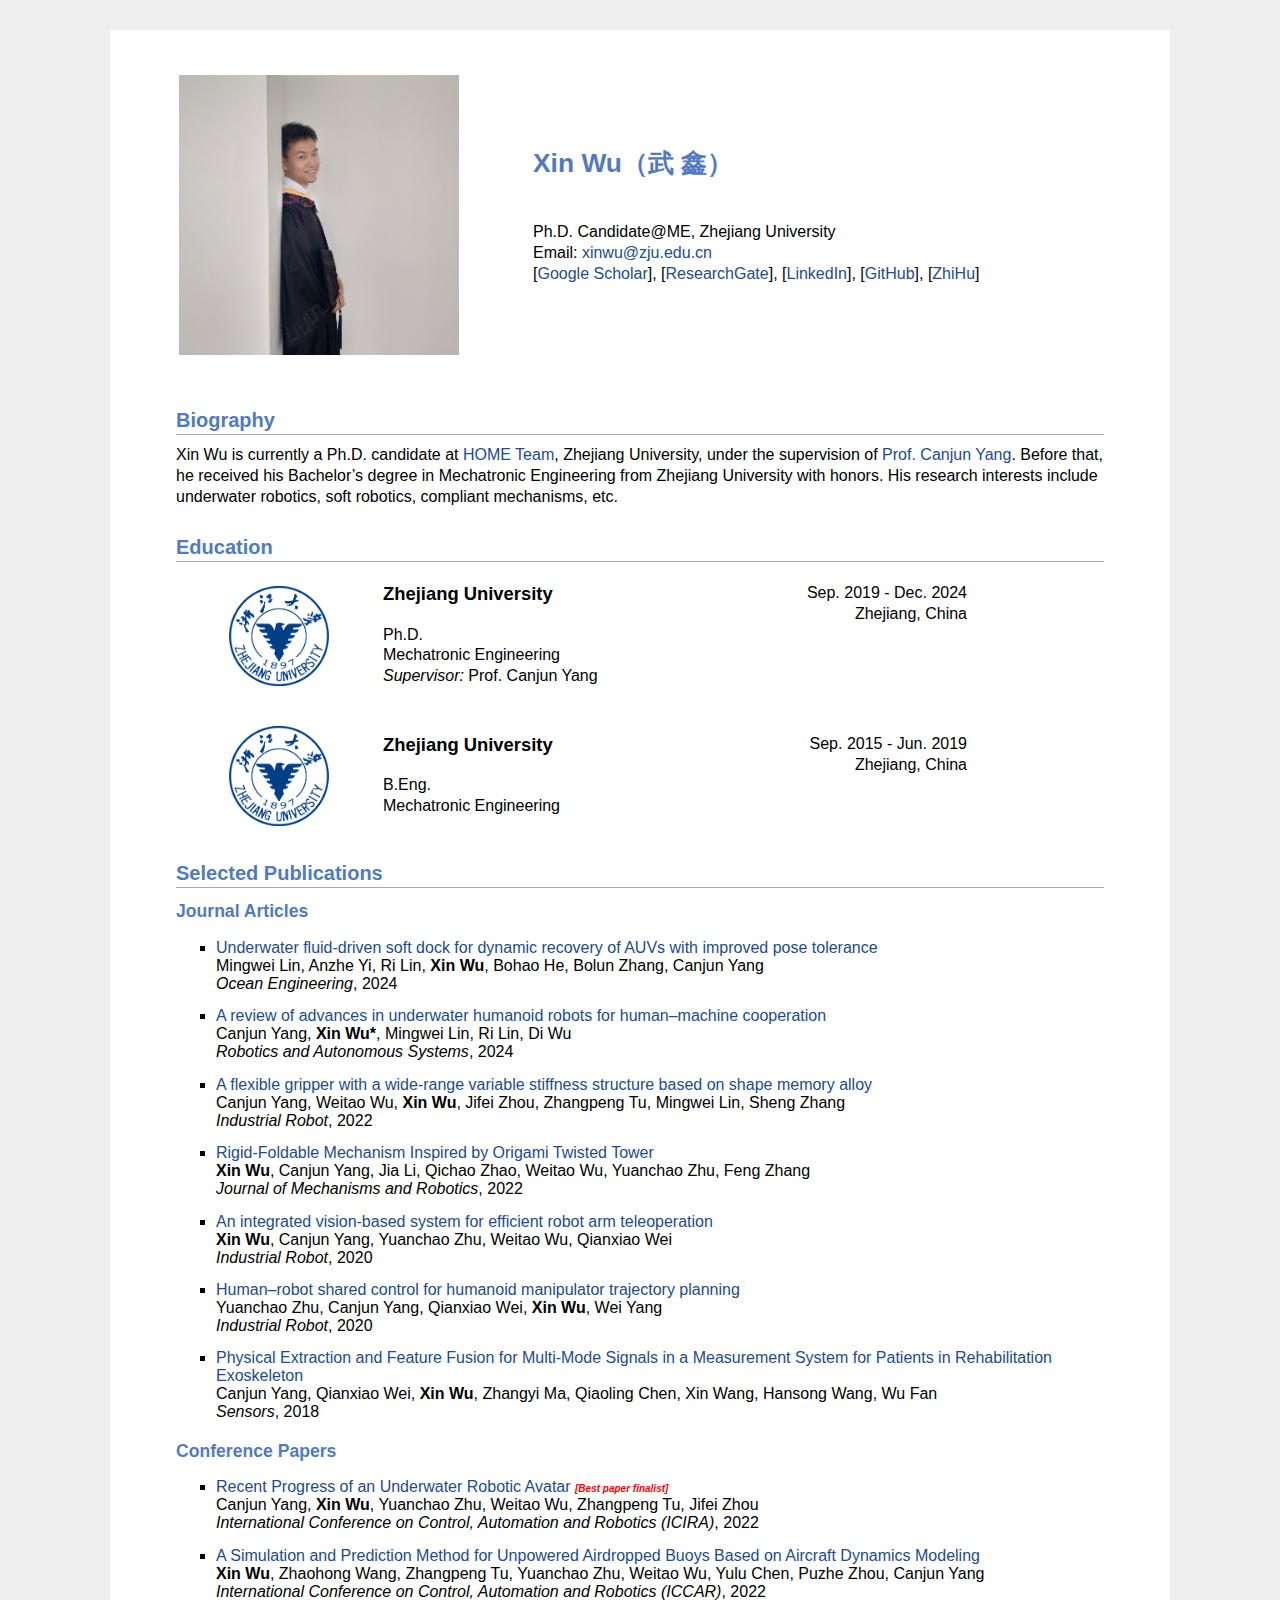
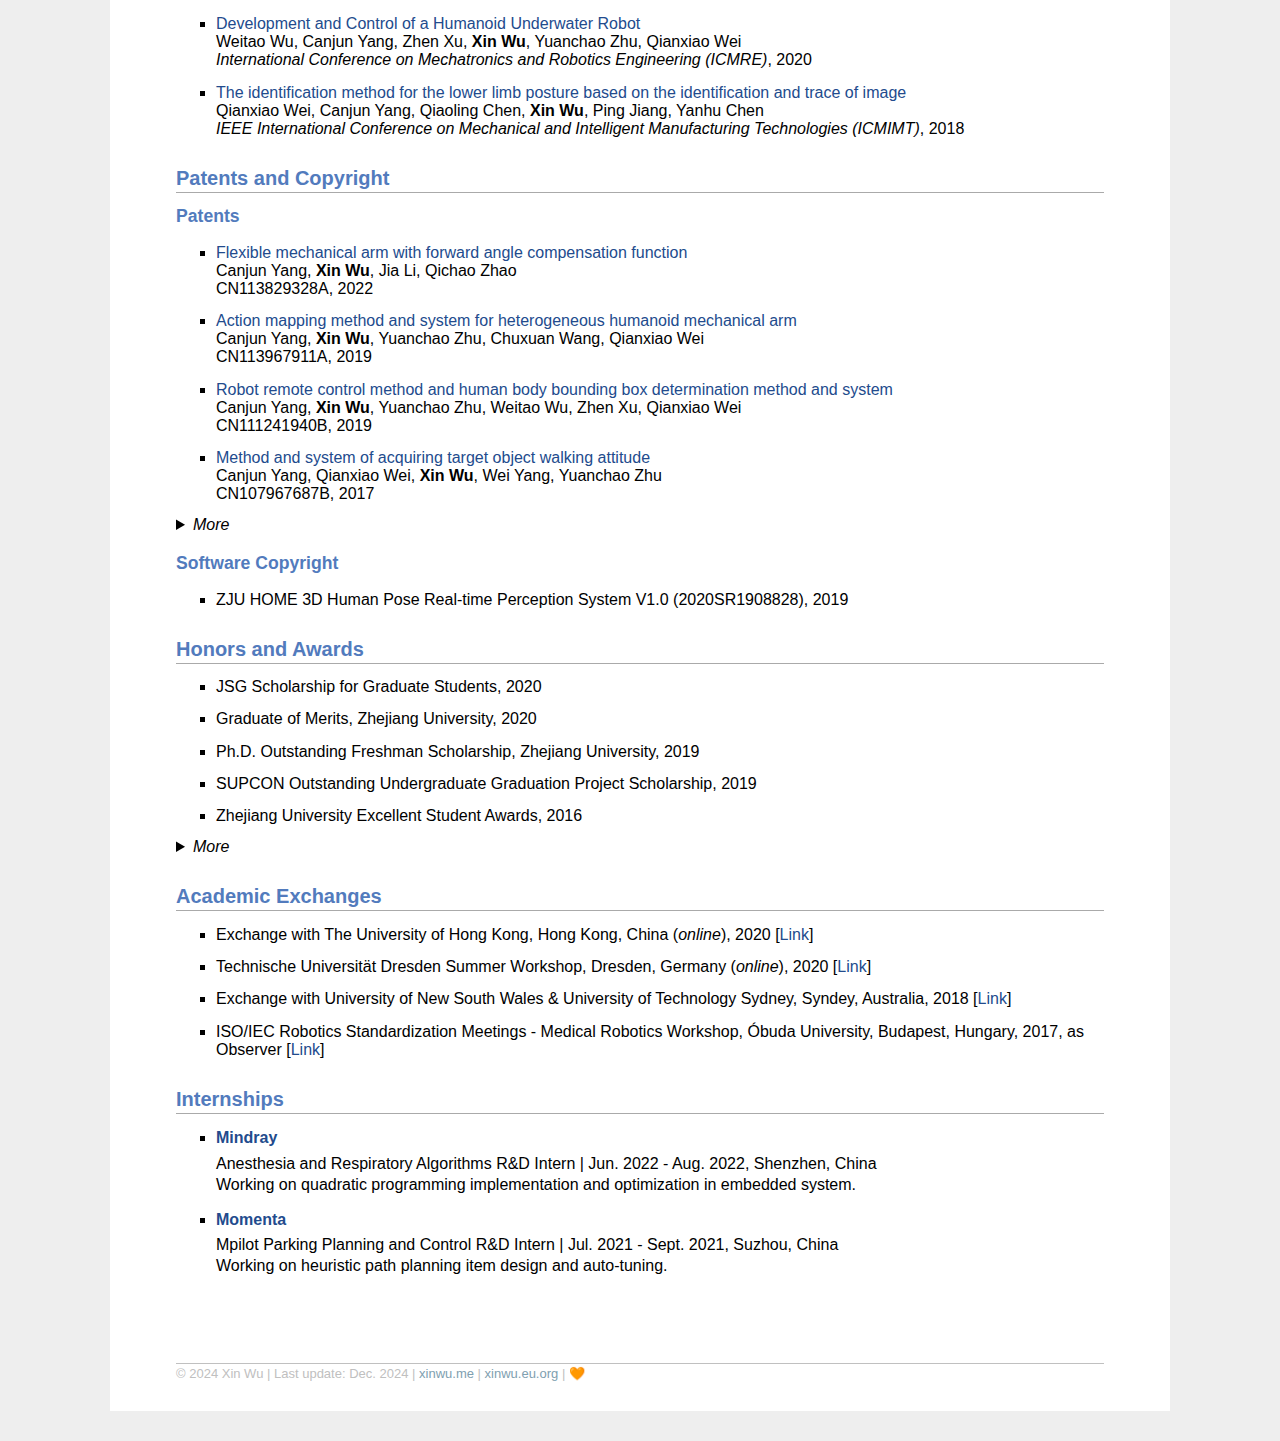
<file: index.html>
<!DOCTYPE html PUBLIC "-//W3C//DTD XHTML 1.1//EN" "http://www.w3.org/TR/xhtml11/DTD/xhtml11.dtd">
<html xmlns="http://www.w3.org/1999/xhtml" lang="en" xml:lang="en" slick-uniqueid="3">
<head>
<meta http-equiv="Content-Type" content="text/html; charset=UTF-8">
<meta name="keywords" content="Xin Wu, Wu Xin, Zhejiang University, Robotics, deep learning, computer vision"> 
<meta name="description" content="Xin Wu's home page">
<title>Xin Wu (武鑫)</title>
<link rel="stylesheet" href="jemdoc.css" type="text/css">
<link rel="icon" href="./pic/icon.ico">
<!-- Google tag (gtag.js) -->
<script async src="https://www.googletagmanager.com/gtag/js?id=G-EW92P2G6MB"></script>
<script>
  window.dataLayer = window.dataLayer || [];
  function gtag(){dataLayer.push(arguments);}
  gtag('js', new Date());
  gtag('config', 'G-EW92P2G6MB');
</script>
</head>


<!-- Website Main Body -->
<body>
<div id="layout-content" style="margin-top:2em">


<!-------------------------------------------------->
<table style="margin-bottom: 2em">
<tbody>
    <tr>
        <td width="350">
            <img src="./pic/me.jpg" alt="selfie" width="280">
        </td>
        <td>
            <div id="toptitle">
                <h1>Xin Wu（武  鑫）</h1>
            </div>

            <p>Ph.D. Candidate@ME, Zhejiang University<br>
               Email: <a href="mailto:xinwu@zju.edu.cn" target="_blank">xinwu@zju.edu.cn</a><br>
               [<a href="https://scholar.google.com/citations?user=s7NY8d0AAAAJ" target="_blank">Google Scholar</a>], 
               [<a href="https://www.researchgate.net/profile/Xin_Wu15" target="_blank">ResearchGate</a>], 
               [<a href="https://www.linkedin.com/in/%E9%91%AB-%E6%AD%A6-640400170/" target="_blank">LinkedIn</a>], 
               [<a href="https://github.com/XinArkh" target="_blank">GitHub</a>], 
               [<a href="https://www.zhihu.com/people/arkham" target="_blank">ZhiHu</a>]
            </p>
        </td>
    </tr>
</tbody>
</table>


<!-------------------------------------------------->
<h2>Biography</h2>
<p>
    Xin Wu is currently a Ph.D. candidate at <a href="http://www.jdzj.com/zncd/about.html" target="_blank">HOME Team</a>, Zhejiang University, under the supervision of <a href="https://www.researchgate.net/profile/Canjun_Yang2" target="_blank">Prof. Canjun Yang</a>. 
    Before that, he received his Bachelor’s degree in Mechatronic Engineering from Zhejiang University with honors. 
    His research interests include underwater robotics, soft robotics, compliant mechanisms, etc.
</p>


<!-------------------------------------------------->
<h2>Education</h2>
<table>
<tbody>
    <tr>
        <td align="center" style="width: 200px">
            <img src="./pic/zju.png" alt="zju" width="100">
        </td>
        <td valign="top" style="width: 400px">
            <div style="margin-top: 0.5em; margin-bottom: 1.2em">
                <b style="font-size: 115%">Zhejiang University</b>
            </div>
            <p>
                Ph.D.<br>
                Mechatronic Engineering<br>
                <em>Supervisor:</em> Prof. Canjun Yang
            </p>
        </td>
        <td align="right" valign="top" style="width: 180px">
            <p style="margin-top: 0.5em">
                Sep. 2019 - Dec. 2024<br>
                Zhejiang, China
            </p>
        </td>
    </tr>

    <tr>
        <td>&nbsp;</td>
    </tr>

    <tr>
        <td align="center" style="width: 200px">
            <img src="./pic/zju.png" alt="zju" width="100" />
        </td>
        <td valign="top" style="width: 400px">
            <div style="margin-top: 0.5em; margin-bottom: 1.2em">
                <b style="font-size: 115%">Zhejiang University</b><br>
            </div>
            <p>
                B.Eng.<br>
                Mechatronic Engineering
            </p>
        </td>
        <td align="right" valign="top" style="width: 180px">
            <p style="margin-top: 0.5em">
                Sep. 2015 - Jun. 2019<br>
                Zhejiang, China
            </p>
        </td>
    </tr>

</tbody>
</table>


<!-------------------------------------------------->
<h2>Selected Publications</h2>
<h3>Journal Articles</h3>
<ul> 
    <li>
        <a href="https://doi.org/10.1016/j.oceaneng.2024.118466" target="_blank">Underwater fluid-driven soft dock for dynamic recovery of AUVs with improved pose tolerance</a><br>
        Mingwei Lin, Anzhe Yi, Ri Lin, <b>Xin Wu</b>, Bohao He, Bolun Zhang, Canjun Yang<br>
        <em>Ocean Engineering</em>, 2024
    </li>
    
    <li>
        <a href="https://doi.org/10.1016/j.robot.2024.104744" target="_blank">A review of advances in underwater humanoid robots for human–machine cooperation</a><br>
        Canjun Yang, <b>Xin Wu*</b>, Mingwei Lin, Ri Lin, Di Wu<br>
        <em>Robotics and Autonomous Systems</em>, 2024
    </li>

    <li>
        <a href="https://doi.org/10.1108/IR-12-2021-0286" target="_blank">A flexible gripper with a wide-range variable stiffness structure based on shape memory alloy</a><br>
        Canjun Yang, Weitao Wu, <b>Xin Wu</b>, Jifei Zhou, Zhangpeng Tu, Mingwei Lin, Sheng Zhang<br>
        <em>Industrial Robot</em>, 2022
    </li>
    
    <!-- <li>
        <a href="http://dx.doi.org/10.1007/s43236-022-00424-y" target="_blank">Underwater contactless wet-mateable connector using bowl-shaped coils</a><br>
        Qichao Zhao, Tianlei Wang, Hui Zhi, <b>Xin Wu</b>, Yurui Zhang, Canjun Yang, Yanhu Chen<br>
        <em>Journal of Power Electronics</em>, 2022
    </li> -->
    
    <li>
        <a href="https://doi.org/10.1115/1.4053736" target="_blank">Rigid-Foldable Mechanism Inspired by Origami Twisted Tower</a>
        <!-- (<font color="red">*</font>) -->
        <br>
        <b>Xin Wu</b>, Canjun Yang, Jia Li, Qichao Zhao, Weitao Wu, Yuanchao Zhu, Feng Zhang<br>
        <em>Journal of Mechanisms and Robotics</em>, 2022
    </li>

    <li>
        <a href="https://doi.org/10.1108/IR-06-2020-0129" target="_blank">An integrated vision-based system for efficient robot arm teleoperation</a>
        <!-- (<font color="red">*</font>) -->
        <br>
        <b>Xin Wu</b>, Canjun Yang, Yuanchao Zhu, Weitao Wu, Qianxiao Wei<br>
        <em>Industrial Robot</em>, 2020
    </li>

    <li>
        <a href="https://doi.org/10.1108/IR-10-2019-0217" target="_blank">Human–robot shared control for humanoid manipulator trajectory planning</a><br>
        Yuanchao Zhu, Canjun Yang, Qianxiao Wei, <b>Xin Wu</b>, Wei Yang<br>
        <em>Industrial Robot</em>, 2020
    </li>

    <li>
        <a href="https://doi.org/10.3390/s18082588" target="_blank">Physical Extraction and Feature Fusion for Multi-Mode Signals in a Measurement System for Patients in Rehabilitation Exoskeleton</a><br>
        Canjun Yang, Qianxiao Wei, <b>Xin Wu</b>, Zhangyi Ma, Qiaoling Chen, Xin Wang, Hansong Wang, Wu Fan<br>
        <em>Sensors</em>, 2018
    </li>
</ul>

<h3>Conference Papers</h3>
<ul>
    <li>
        <a href="https://doi.org/10.1007/978-3-031-13844-7_57" target="_blank">Recent Progress of an Underwater Robotic Avatar</a>
        <a href="./certs/icira2022.jpg" target="_blank"><font color="red" size=1><em><b>[Best paper finalist]</b></em></font></a><br>
        Canjun Yang, <b>Xin Wu</b>, Yuanchao Zhu, Weitao Wu, Zhangpeng Tu, Jifei Zhou<br>
        <em>International Conference on Control, Automation and Robotics (ICIRA)</em>, 2022
    </li>

    <li>
        <a href="https://doi.org/10.1109/ICCAR55106.2022.9782647" target="_blank">A Simulation and Prediction Method for Unpowered Airdropped Buoys Based on Aircraft Dynamics Modeling</a>
        <!-- (<font color="red">*</font>) -->
        <br>
        <b>Xin Wu</b>, Zhaohong Wang, Zhangpeng Tu, Yuanchao Zhu, Weitao Wu, Yulu Chen, Puzhe Zhou, Canjun Yang<br>
        <em>International Conference on Control, Automation and Robotics (ICCAR)</em>, 2022
    </li>

    <!-- <li>
        <a href="https://doi.org/10.1109/ICCAR55106.2022.9782595" target="_blank">Moving Object Flexible Grasping Based on Deep Reinforcement Learning</a><br>
        Zhangpeng Tu, Canjun Yang, <b>Xin Wu</b>, Yuanchao Zhu, Weitao Wu, Ningbo Jia<br>
        <em>International Conference on Control, Automation and Robotics (ICCAR)</em>, 2022
    </li> -->

    <!-- <li>
        <a href="https://doi.org/10.1109/ICCAR55106.2022.9782620" target="_blank">An Anthropomorphic Motion Retargeting Method Based on an Adaptive Genetic Algorithm</a><br>
        Yuanchao Zhu, Yilu Cheng, Canjun Yang, Zhangpeng Tu, <b>Xin Wu</b>, Weitao Wu<br>
        <em>International Conference on Control, Automation and Robotics (ICCAR)</em>, 2022
    </li> -->
    
    <li>
        <a href="https://doi.org/10.1109/ICMRE49073.2020.9064996" target="_blank">Development and Control of a Humanoid Underwater Robot</a><br>
        Weitao Wu, Canjun Yang, Zhen Xu, <b>Xin Wu</b>, Yuanchao Zhu, Qianxiao Wei<br>
        <em>International Conference on Mechatronics and Robotics Engineering (ICMRE)</em>, 2020
    </li>

    <!-- <li>
        <a href="https://dl.acm.org/doi/10.5555/3281667.3281680" target="_blank">Review on Novel Flexible Wearable Sensors</a><br>
        Yuanchao Zhu, Canjun Yang, <b>Xin Wu</b><br>
        <em>International Convention on Rehabilitation Engineering and Assistive Technology (i-CREATe)</em>, 2018
    </li> -->

    <li>
        <a href="https://doi.org/10.1109/ICMIMT.2018.8340451" target="_blank">
        The identification method for the lower limb posture based on the identification and trace of image</a><br>
        Qianxiao Wei, Canjun Yang, Qiaoling Chen, <b>Xin Wu</b>, Ping Jiang, Yanhu Chen<br>
        <em>IEEE International Conference on Mechanical and Intelligent Manufacturing Technologies (ICMIMT)</em>, 2018
    </li>
</ul>


<!-------------------------------------------------->
<h2>Patents and Copyright</h2>
<h3>Patents</h3>
<ul>
    <!-- 2021-武鑫-一种正向角度补偿的柔性机械臂 -->
    <li>
        <a href="https://worldwide.espacenet.com/publicationDetails/biblio?II=0&ND=3&adjacent=true&locale=en_EP&FT=D&date=20211224&CC=CN&NR=113829328A&KC=A" target="_blank">Flexible mechanical arm with forward angle compensation function</a><br>
        Canjun Yang, <b>Xin Wu</b>, Jia Li, Qichao Zhao<br>
        CN113829328A, 2022
    </li>
    <!-- 2019-武鑫-基于末端工作空间的异构仿人机械臂的控制方法及系统 -->
    <li>
        <a href="https://worldwide.espacenet.com/publicationDetails/biblio?II=0&ND=3&adjacent=true&locale=en_EP&FT=D&date=20220125&CC=CN&NR=113967911A&KC=A" target="_blank">Action mapping method and system for heterogeneous humanoid mechanical arm</a><br>
        Canjun Yang, <b>Xin Wu</b>, Yuanchao Zhu, Chuxuan Wang, Qianxiao Wei<br>
        CN113967911A, 2019
    </li>
    <!-- 2019-武鑫-一种机器人的远程控制方法、人体边界框确定方法及系统 -->
    <li>
        <a href="https://worldwide.espacenet.com/publicationDetails/biblio?II=0&ND=3&adjacent=true&locale=en_EP&FT=D&date=20200605&CC=CN&NR=111241940A&KC=A" target="_blank">Robot remote control method and human body bounding box determination method and system</a><br>
        Canjun Yang, <b>Xin Wu</b>, Yuanchao Zhu, Weitao Wu, Zhen Xu, Qianxiao Wei<br>
        CN111241940B, 2019
    </li>
    <!-- 2017-魏谦笑-一种获取目标物行走姿态的方法与系统 -->
    <li>
        <a href="https://worldwide.espacenet.com/publicationDetails/biblio?CC=CN&NR=107967687B&KC=B&FT=D&ND=4&date=20181123&DB=&locale=en_EP" target="_blank">Method and system of acquiring target object walking attitude</a><br>
        Canjun Yang, Qianxiao Wei, <b>Xin Wu</b>, Wei Yang, Yuanchao Zhu<br>
        CN107967687B, 2017
    </li>
</ul>

<details>
    <summary><em>More</em></summary>
        <ul>
            <!-- 2021-吴威涛-一种机器蛙人及仿人机械臂与无极弯扭用驱动机构 -->
            <li>
                <a href="https://worldwide.espacenet.com/publicationDetails/biblio?II=0&ND=3&adjacent=true&locale=en_EP&FT=D&date=20220128&CC=CN&NR=113977593A&KC=A" target="_blank">Robot frogman, humanoid mechanical arm and driving mechanism for stepless bending and twisting</a><br>
                Canjun Yang, Weitao Wu, <b>Xin Wu</b>, Zhangpeng Tu, Jifei Zhou<br>
                CN113977593A, 2021
            </li>
            <!-- 2021-吴威涛-一种机器蛙人、形状记忆合金丝驱动组件及其制造方法 -->
            <li>
                <a href="https://worldwide.espacenet.com/publicationDetails/biblio?II=0&ND=3&adjacent=true&locale=en_EP&FT=D&date=20211231&CC=CN&NR=113858227A&KC=A" target="_blank">Robot frogman, shape memory alloy wire driving assembly and manufacturing method of shape memory alloy wire driving assembly</a><br>
                Canjun Yang, Weitao Wu, Zhangpeng Tu, Jifei Zhou, <b>Xin Wu</b><br>
                CN113858227A, 2021
            </li>
            <!-- 2021-吴威涛-一种机器蛙人、手爪组件及基于预载力差分驱动的驱动器 -->
            <li>
                <a href="https://worldwide.espacenet.com/publicationDetails/biblio?II=0&ND=3&adjacent=true&locale=en_EP&FT=D&date=20220211&CC=CN&NR=114029984A&KC=A" target="_blank">Frogman robot, paw assembly and driver based on preloading force differential driving</a><br>
                Canjun Yang, Weitao Wu, Jifei Zhou, <b>Xin Wu</b>, Zhangpeng Tu<br>
                CN114029984A, 2021
            </li>
            <!-- 2021-赵起超-一种基于半球形电磁耦合器的连接器及线圈优化方法 -->
            <li>
                <a href="https://worldwide.espacenet.com/publicationDetails/biblio?II=0&ND=3&adjacent=true&locale=en_EP&FT=D&date=20220111&CC=CN&NR=113921258A&KC=A" target="_blank">Connector based on hemispherical electromagnetic coupler and coil optimization method</a><br>
                Canjun Yang, Qichao Zhao, Tianlei Wang, <b>Xin Wu</b>, Hui Zhi, Zhiyong Duan, Yurui Zhang<br>
                CN113921258A, 2021
            </li>
            <!-- 2021-李佳-一种负向角度补偿的柔性机械臂 -->
            <li>
                <a href="https://worldwide.espacenet.com/publicationDetails/biblio?II=0&ND=3&adjacent=true&locale=en_EP&FT=D&date=20211221&CC=CN&NR=113814959A&KC=A" target="_blank">Flexible mechanical arm with negative angle compensation function</a><br>
                Canjun Yang, Jia Li, <b>Xin Wu</b>, Qichao Zhao<br>
                CN113814959A, 2021
            </li>
            <!-- 2019-朱元超-一种基于人机融合的机械臂控制方法 -->
            <li>
                <a href="https://worldwide.espacenet.com/publicationDetails/biblio?CC=CN&NR=111152220B&KC=B&FT=D&ND=4&date=20210706&DB=&locale=en_EP" target="_blank">Robotic arm control method based on man-machine fusion</a><br>
                Canjun Yang, Yuanchao Zhu, Qianxiao Wei, <b>Xin Wu</b>, Chuxuan Wang<br>
                CN111152220B, 2019
            </li>
            <!-- 2019-许桢-一种柔性穿戴式手部动作姿态识别系统、方法及传感器 -->
            <li>
                <a href="https://worldwide.espacenet.com/publicationDetails/biblio?FT=D&date=20220218&DB=&locale=en_EP&CC=CN&NR=111190489B&KC=B&ND=4" target="_blank">Flexible wearable hand action posture recognition system and method and sensor</a><br>
                Canjun Yang, Zhen Xu, Chaoying Wang, Weitao Wu, Qianxiao Wei, <b>Xin Wu</b>, Yuanchao Zhu<br>
                CN111190489B, 2019
            </li>
            <!-- 2019-吴威涛-一种机器蛙人及手掌组件 -->
            <li>
                <a href="https://worldwide.espacenet.com/publicationDetails/biblio?CC=CN&NR=111152244B&KC=B&FT=D&ND=4&date=20210618&DB=&locale=en_EP" target="_blank">Robot frogman and palm assembly</a><br>
                Canjun Yang, Weitao Wu, Linfan Yu, Haotian Bai, Zhijian Chen, Zhen Xu, <b>Xin Wu</b>, Yuanchao Zhu, Qianxiao Wei<br>
                CN111152244B, 2019
            </li>
            <!-- 2019-徐铃辉-一种老年人跌倒风险评估方法及系统 -->
            <li>
                <a href="https://worldwide.espacenet.com/publicationDetails/biblio?II=0&ND=3&adjacent=true&locale=en_EP&FT=D&date=20200605&CC=CN&NR=111243229A&KC=A" target="_blank">Old people falling risk assessment method and system</a><br>
                Canjun Yang, Linghui Xu, Zhangyi Ma, <b>Xin Wu</b>, Wei Yang<br>
                CN111243229A, 2019
            </li>
            <!-- 2019-朱元超-一种异构仿人机械臂的动作映射方法及系统 -->
            <li>
                <a href="https://worldwide.espacenet.com/publicationDetails/biblio?CC=CN&NR=111152218B&KC=B&FT=D&ND=4&date=20211008&DB=&locale=en_EP" target="_blank">Action mapping method and system for heterogeneous humanoid mechanical arm</a><br>
                Canjun Yang, Yuanchao Zhu, Chuxuan Wang, Qianxiao Wei, <b>Xin Wu</b><br>
                CN111152218B, 2019
            </li>
            <!-- 2017-朱元超-一种获取机器人行走姿态的方法及系统 -->
            <li>
                <a href="https://worldwide.espacenet.com/publicationDetails/biblio?CC=CN&NR=109523551B&KC=B&FT=D&ND=4&date=20201110&DB=&locale=en_EP" target="_blank">Method and a system for acquiring a walking posture of a robot</a><br>
                Canjun Yang, Yuanchao Zhu, Qianxiao Wei, Wei Yang, <b>Xin Wu</b><br>
                CN109523551B, 2017
        </ul>
</details>

<h3>Software Copyright</h3>
<ul>
    <li>
        ZJU HOME 3D Human Pose Real-time Perception System V1.0 (2020SR1908828), 2019
    </li>
</ul>


<!-------------------------------------------------->
<h2>Honors and Awards</h2>
<ul> 
    <li>
        JSG Scholarship for Graduate Students, 2020
    </li>

    <li>
        Graduate of Merits, Zhejiang University, 2020

    <li>
        Ph.D. Outstanding Freshman Scholarship, Zhejiang University, 2019
    </li>

    <li>
        SUPCON Outstanding Undergraduate Graduation Project Scholarship, 2019
    </li>

    <li>
        Zhejiang University Excellent Student Awards, 2016
    </li>
</ul>

<details>
    <summary><em>More</em></summary>
        <ul> 
            <li>
                Award of honor for Graduate Students, Zhejiang University, 2020
            </li>

            <li>
                Academic Scholarship for Ph.D. Students, Zhejiang University, 2019
            </li>

            <li>
                Outstanding Project in National Students' Innovation and Entrepreneurship Program, 2018 (NO. 201710335037)
            </li>

            <li>
                Honorable Mention in COMAP Mathematical Contest in Modeling (MCM), 2018 [<a href="http://www.comap-math.com/mcm/2018Certs/87225.pdf" target="_blank">Link</a>]
            </li>

            <li>
                Second-Class Scholarship for Outstanding Students, Zhejiang University, 2016
            </li>

            <li>
                Second-Class Scholarship for Outstanding Merits, Zhejiang University, 2016
            </li>

            <li>
                First-Class Scholarship of Yellow River-Fenzhong Complex Foundation, 2015
            </li>
        </ul>
</details>


<!-------------------------------------------------->
<h2>Academic Exchanges</h2>
<ul> 
    <li>
        Exchange with The University of Hong Kong, Hong Kong, China (<em>online</em>), 2020 [<a href="http://me.zju.edu.cn/mecn/2020/1106/c6200a2214968/page.htm" target="_blank">Link</a>]
    </li>

    <li>
        Technische Universität Dresden Summer Workshop, Dresden, Germany (<em>online</em>), 2020 [<a href="http://me.zju.edu.cn/meenglish/2020/0921/c15706a2197512/page.htm" target="_blank">Link</a>]
    </li>

    <li>
        Exchange with University of New South Wales &amp; University of Technology Sydney, Syndey, Australia, 2018 [<a href="http://me.zju.edu.cn/mecn/2018/0815/c6384a846113/page.htm" target="_blank">Link</a>]
    </li>

    <li>
        ISO/IEC Robotics Standardization Meetings - Medical Robotics Workshop, Óbuda University, Budapest, Hungary, 2017, as Observer [<a href="http://conf.uni-obuda.hu/iso-iec-2017/" target="_blank">Link</a>]
    </li>
</ul>


<!-------------------------------------------------->
<h2>Internships</h2>
<ul>
    <li>
        <p><b><a href="https://www.mindray.com/" target="_blank">Mindray</a></b></p>
        <p>
            Anesthesia and Respiratory Algorithms R&D Intern | Jun. 2022 - Aug. 2022, Shenzhen, China<br>
            Working on quadratic programming implementation and optimization in embedded system.
        </p>
    </li>

    <li>
        <p><b><a href="https://www.momenta.ai/" target="_blank">Momenta</a></b></p>
        <p>
            Mpilot Parking Planning and Control R&D Intern | Jul. 2021 - Sept. 2021, Suzhou, China<br>
            Working on heuristic path planning item design and auto-tuning.
        </p>
    </li>
</ul>


<!-------------------------------------------------->
<p>&nbsp;</p>
<div id="footer">
    © 2024 Xin Wu | Last update: Dec. 2024 | <a href="https://www.xinwu.me/">xinwu.me</a> | <a href="https://xinwu.eu.org/">xinwu.eu.org</a> | <a href="https://analytics.google.com/">🧡</a>
</div>


</div>
</body>
</html>
</file>
<file: jemdoc.css>
/* Default css file for jemdoc, some changes added. */

table#tlayout {
    border: none;
    border-collapse: separate;
    background: white;
}
html {
  background-color: #eeeeee; 
}

body { 
  font-family: Georgia, Helvetica, Arial, Verdana, san-serif, Times;
  color: #000;
  background-color: #ffffff; 
  text-align:left; /* for IE */
  margin-top: 30px; 
  margin-bottom: 30px;
  margin-left: auto;
  margin-right: auto;
  padding-left:  50px;
  padding-right: 50px;
  padding-top: 10px;
  padding-bottom: 30px;
  max-width: 960px;
}

#layout-menu {
	background: #f6f6f6;
	border: 1px solid #dddddd;
	padding-top: 0.5em;
	padding-left: 8px;
	padding-right: 8px;
	font-size: 1.0em;
	width: auto;
	white-space: nowrap;
    text-align: left;
    vertical-align: top;
}

#layout-menu td {
	background: #f4f4f4;
    vertical-align: top;
}

#layout-content {
	padding-top: 0.0em;
	padding-left: 1.0em;
	padding-right: 1.0em;
    border: none;
    background: white;
    text-align: left;
    vertical-align: top;
}

#layout-menu a {
	line-height: 1.5em;
	margin-left: 0.5em;
}

tt {
    background: #ffffdd;
}

pre, tt {
	font-size: 90%;
	font-family: monaco, monospace;
}

a, a > tt {
	color: #224b8d;
	text-decoration: none;
}

a:hover {
	border-bottom: 1px gray dotted;
}

#layout-menu a.current:link, #layout-menu a.current:visited {
	color: #022b6d;
	border-bottom: 1px gray solid;
}
#layout-menu a:link, #layout-menu a:visited, #layout-menu a:hover {
	color: #527bbd;
	text-decoration: none;
}
#layout-menu a:hover {
	text-decoration: none;
}

div.menu-category {
	border-bottom: 1px solid gray;
	margin-top: 0.8em;
	padding-top: 0.2em;
	padding-bottom: 0.1em;
	font-weight: bold;
}

div.menu-item {
	padding-left: 16px;
	text-indent: -16px;
}

div#toptitle {
	padding-bottom: 0.2em;
	margin-bottom: 2.5em;
	/*border-bottom: 3px double gray;*/
}

/* Reduce space if we begin the page with a title. */
div#toptitle + h2, div#toptitle + h3 {
	margin-top: 0em;
}

div#subtitle {
	margin-top: 0.0em;
	margin-bottom: 0.0em;
	padding-top: 0em;
	padding-bottom: 0.1em;
}

em {
	font-style: italic;
}

strong {
	font-weight: bold;
}


h1, h2, h3 {
	color: #527bbd;
	margin-top: 0.7em;
	margin-bottom: 0.5em;
	padding-bottom: 0.2em;
	line-height: 1.0;
	padding-top: 0.5em;
	border-bottom: 1px solid #aaaaaa;
}

h1 {
	font-size: 165%;
	padding-bottom: 0.3em;
}

h2 {
	padding-top: 0.8em;
	font-size: 125%;
}

h2 + h3 {
    padding-top: 0.2em;
}

h3 {
	font-size: 110%;
	border-bottom: none;
}

p {
	margin-top: 0.0em;
	margin-bottom: 0.8em;
	padding: 0;
	line-height: 1.3;
}

pre {
	padding: 0;
	margin: 0;
}

div#footer {
	font-size: small;
	border-top: 1px solid #c0c0c0;
	padding-top: 0.2em;
	margin-top: 4.0em;
	color: #c0c0c0;
}

div#footer a {
	color: #80a0b0;
}

div#footer-text {
	float: left;
	padding-bottom: 8px;
}

ul, ol, dl {
	margin-top: 0.2em;
	padding-top: 0;
	margin-bottom: 0.8em;
}

dt {
	margin-top: 0.5em;
	margin-bottom: 0;
}

dl {
	margin-left: 20px;
}

dd {
	color: #222222;
}

dd > *:first-child {
	margin-top: 0;
}

ul {
	list-style-position: outside;
	list-style-type: square;
}

p + ul, p + ol {
	margin-top: -0.5em;
}

li {
	margin-top:0.9em;
}

ol {
	list-style-position: outside;
	list-style-type: decimal;
}

li p, dd p {
	margin-bottom: 0.3em;
}


ol ol {
	list-style-type: lower-alpha;
}

ol ol ol {
	list-style-type: lower-roman;
}

p + div.codeblock {
	margin-top: -0.6em;
}

div.codeblock, div.infoblock {
	margin-right: 0%;
	margin-top: 1.2em;
	margin-bottom: 1.3em;
}

div.blocktitle {
	font-weight: bold;
	color: #cd7b62;
	margin-top: 1.2em;
	margin-bottom: 0.1em;
}

div.blockcontent {
	border: 1px solid silver;
	padding: 0.3em 0.5em;
}

div.infoblock > div.blockcontent {
	background: #ffffee;
}

div.blockcontent p + ul, div.blockcontent p + ol {
	margin-top: 0.4em;
}

div.infoblock p {
	margin-bottom: 0em;
}

div.infoblock li p, div.infoblock dd p {
	margin-bottom: 0.5em;
}

div.infoblock p + p {
	margin-top: 0.8em;
}

div.codeblock > div.blockcontent {
	background: #f6f6f6;
}

span.pycommand {
	color: #000070;
}

span.statement {
	color: #008800;
}
span.builtin {
	color: #000088;
}
span.special {
	color: #990000;
}
span.operator {
	color: #880000;
}
span.error {
	color: #aa0000;
}
span.comment, span.comment > *, span.string, span.string > * {
	color: #606060;
}

@media print {
	#layout-menu { display: none; }
}

#fwtitle {
	margin: 2px;
}

#fwtitle #toptitle {
	padding-left: 0.5em;
	margin-bottom: 0.5em;
}

#layout-content h1:first-child, #layout-content h2:first-child, #layout-content h3:first-child {
	margin-top: -0.7em;
}

div#toptitle h1, #layout-content div#toptitle h1 {
	margin-bottom: 0.0em;
	padding-bottom: 0.1em;
	padding-top: 0;
	margin-top: 0.5em;
	border-bottom: none;
}

img.eq {
	padding: 0;
	padding-left: 0.1em;
	padding-right: 0.1em;
	margin: 0;
}

img.eqwl {
	padding-left: 2em;
	padding-top: 0.6em;
	padding-bottom: 0.2em;
	margin: 0;
}

table + table {
    margin-top: 1em;
}

tr.heading {
    font-weight: bold;
    border-bottom: 2px solid black;
}

img {
    border: none;
}

table.imgtable, table.imgtable td {
    border: none;
    text-align: left;
}
</file>
